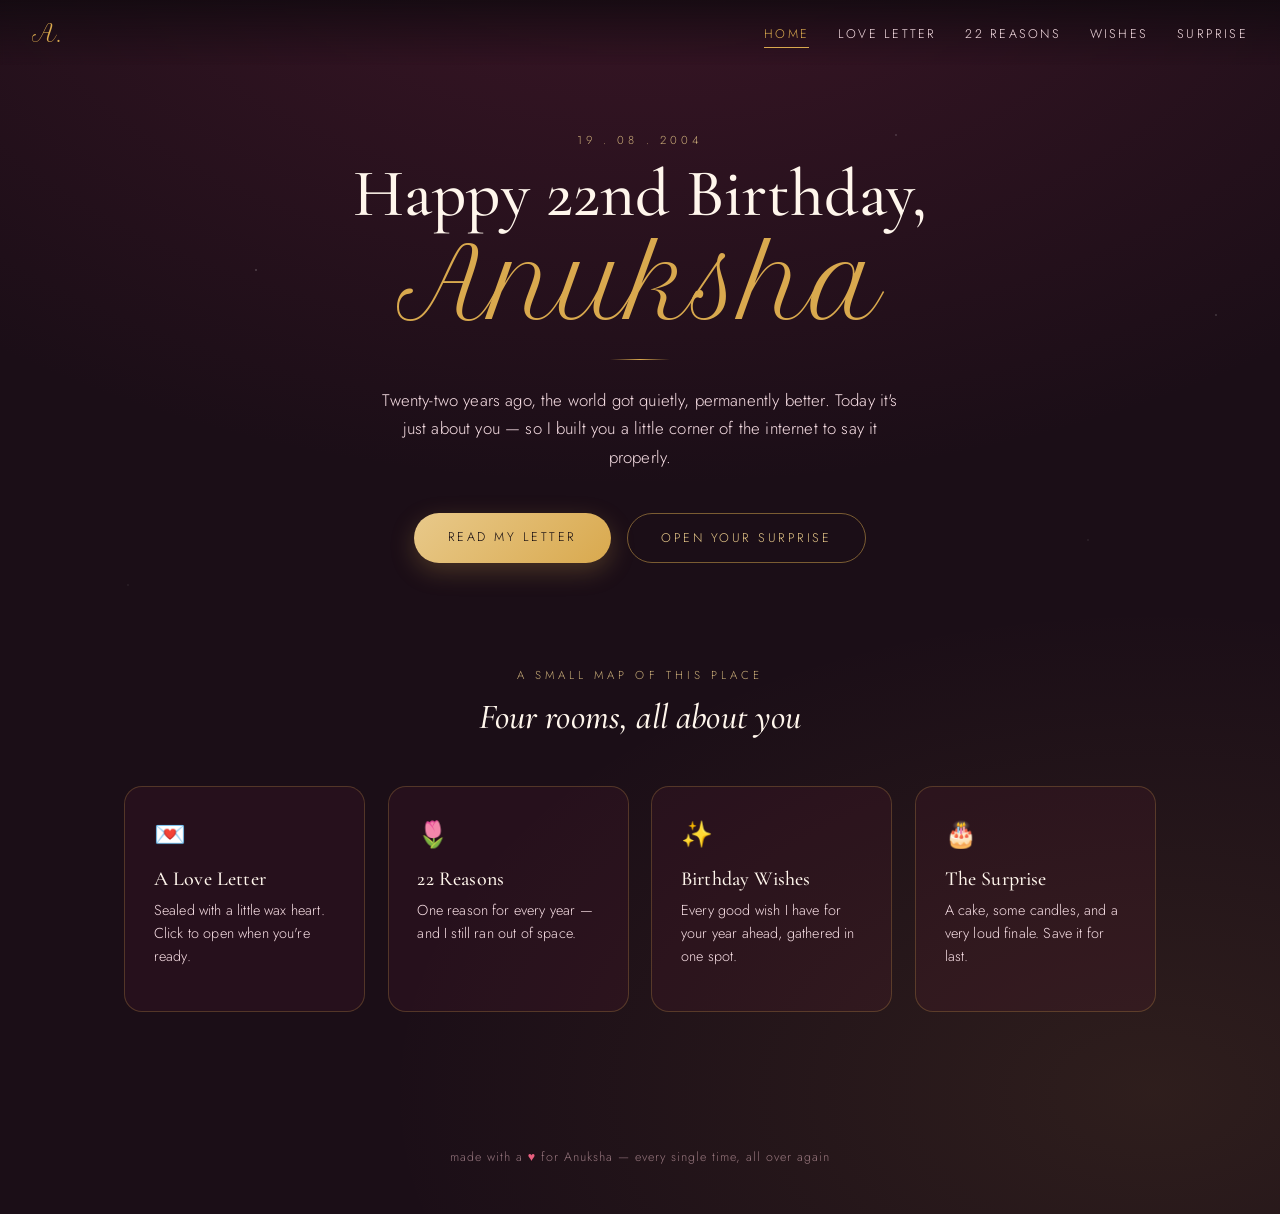
<file: index.html>
<!DOCTYPE html>
<html lang="en">
<head>
<meta charset="UTF-8">
<meta name="viewport" content="width=device-width, initial-scale=1.0">
<title>Happy Birthday, Anuksha</title>
<link rel="stylesheet" href="style.css">
</head>
<body>

<div id="hearts-layer"></div>

<nav class="site-nav">
  <span class="brand">A.</span>
  <ul class="nav-links">
    <li><a href="index.html">Home</a></li>
    <li><a href="letter.html">Love Letter</a></li>
    <li><a href="reasons.html">22 Reasons</a></li>
    <li><a href="wishes.html">Wishes</a></li>
    <li><a href="surprise.html">Surprise</a></li>
  </ul>
</nav>

<main>
  <section class="hero center">
    <p class="eyebrow">19 . 08 . 2004</p>
    <h1 style="font-size: clamp(2.4rem, 8vw, 4.2rem); line-height: 1.05; margin-top: 0.6rem;">
      Happy 22nd Birthday,<br>
      <span class="script" style="font-size: clamp(3.2rem, 12vw, 6rem); display: inline-block; margin-top: 0.4rem;">Anuksha</span>
    </h1>

    <div class="divider"></div>

    <p style="max-width: 520px; margin: 0 auto; font-size: 1.05rem; color: var(--blush-soft); line-height: 1.7;">
      Twenty-two years ago, the world got quietly, permanently better.
      Today it's just about you — so I built you a little corner of the
      internet to say it properly.
    </p>

    <div style="margin-top: 2.6rem; display: flex; gap: 1rem; justify-content: center; flex-wrap: wrap;">
      <a href="letter.html" class="btn">Read My Letter</a>
      <a href="surprise.html" class="btn btn-outline">Open Your Surprise</a>
    </div>
  </section>

  <section class="reveal" style="margin-top: 6.5rem; text-align: center;">
    <p class="eyebrow">a small map of this place</p>
    <h2 style="font-size: clamp(1.6rem, 4vw, 2.2rem); margin-top: 0.6rem; font-style: italic;">
      Four rooms, all about you
    </h2>

    <div class="site-grid" style="display: grid; grid-template-columns: repeat(auto-fit, minmax(220px, 1fr)); gap: 1.4rem; margin-top: 3rem; text-align: left;">

      <a href="letter.html" style="display:block; padding: 1.8rem; border: 1px solid rgba(217,169,78,0.25); border-radius: 18px; background: rgba(122,37,69,0.12); transition: transform .35s ease, border-color .35s ease;" class="card-link">
        <span style="font-size: 1.6rem;">💌</span>
        <h3 style="margin-top: 0.9rem; font-size: 1.25rem;">A Love Letter</h3>
        <p style="color: var(--blush-soft); font-size: 0.9rem; margin-top: 0.5rem; line-height: 1.6;">
          Sealed with a little wax heart. Click to open when you're ready.
        </p>
      </a>

      <a href="reasons.html" style="display:block; padding: 1.8rem; border: 1px solid rgba(217,169,78,0.25); border-radius: 18px; background: rgba(122,37,69,0.12);" class="card-link">
        <span style="font-size: 1.6rem;">🌷</span>
        <h3 style="margin-top: 0.9rem; font-size: 1.25rem;">22 Reasons</h3>
        <p style="color: var(--blush-soft); font-size: 0.9rem; margin-top: 0.5rem; line-height: 1.6;">
          One reason for every year — and I still ran out of space.
        </p>
      </a>

      <a href="wishes.html" style="display:block; padding: 1.8rem; border: 1px solid rgba(217,169,78,0.25); border-radius: 18px; background: rgba(122,37,69,0.12);" class="card-link">
        <span style="font-size: 1.6rem;">✨</span>
        <h3 style="margin-top: 0.9rem; font-size: 1.25rem;">Birthday Wishes</h3>
        <p style="color: var(--blush-soft); font-size: 0.9rem; margin-top: 0.5rem; line-height: 1.6;">
          Every good wish I have for your year ahead, gathered in one spot.
        </p>
      </a>

      <a href="surprise.html" style="display:block; padding: 1.8rem; border: 1px solid rgba(217,169,78,0.25); border-radius: 18px; background: rgba(122,37,69,0.12);" class="card-link">
        <span style="font-size: 1.6rem;">🎂</span>
        <h3 style="margin-top: 0.9rem; font-size: 1.25rem;">The Surprise</h3>
        <p style="color: var(--blush-soft); font-size: 0.9rem; margin-top: 0.5rem; line-height: 1.6;">
          A cake, some candles, and a very loud finale. Save it for last.
        </p>
      </a>

    </div>
  </section>
</main>

<footer class="site-footer">
  made with a <span class="heart">♥</span> for Anuksha — every single time, all over again
</footer>

<style>
  .card-link:hover { transform: translateY(-4px); border-color: rgba(217,169,78,0.6); }
</style>

<script src="script.js"></script>
</body>
</html>
</file>
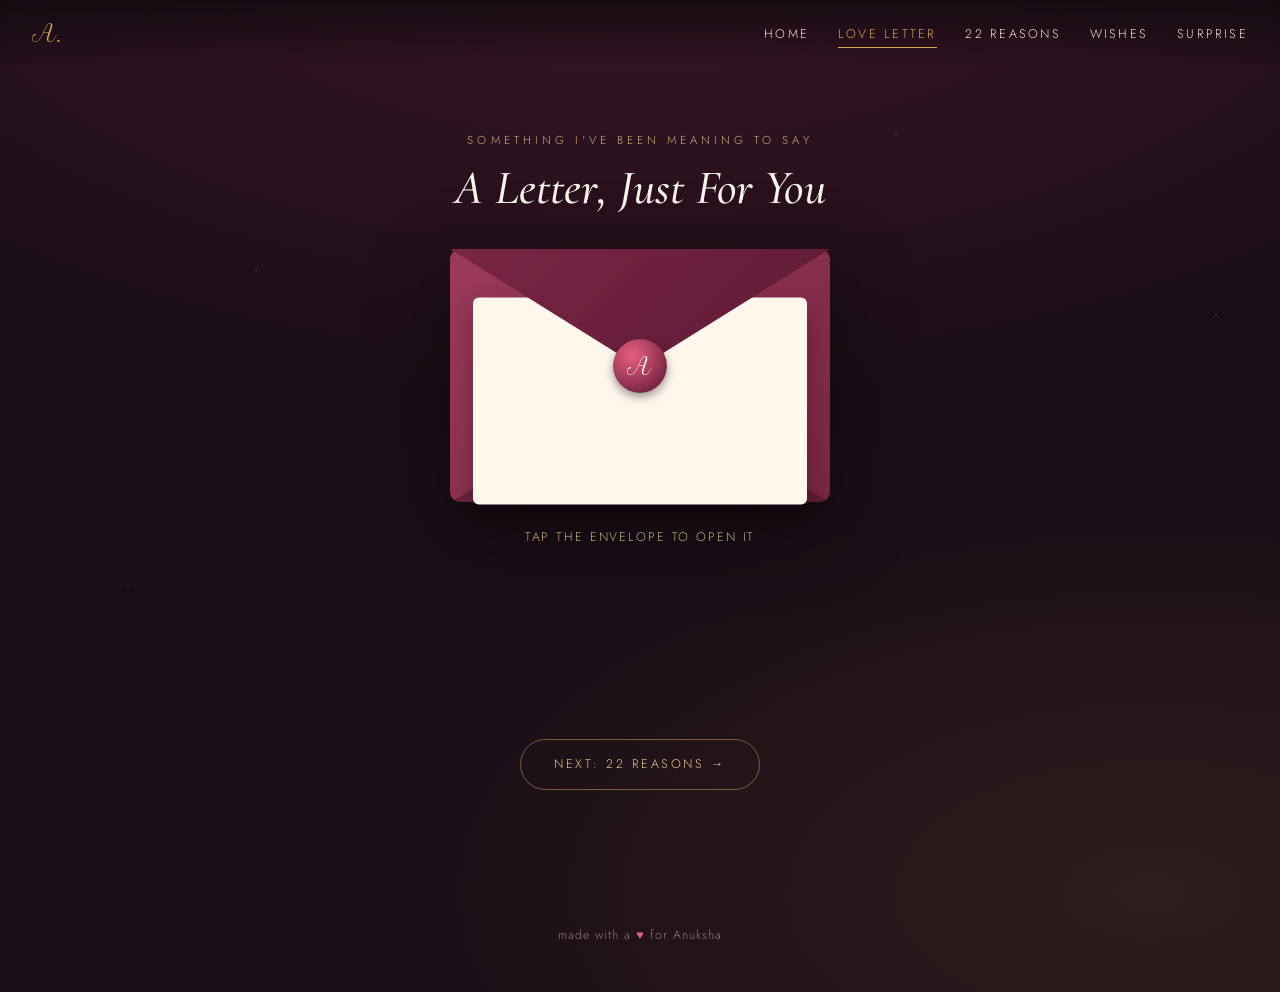
<file: letter.html>
<!DOCTYPE html>
<html lang="en">
<head>
<meta charset="UTF-8">
<meta name="viewport" content="width=device-width, initial-scale=1.0">
<title>A Letter For You — Anuksha</title>
<link rel="stylesheet" href="style.css">
<style>
  .envelope-wrap {
    display: flex;
    flex-direction: column;
    align-items: center;
    margin-top: 2rem;
  }

  .envelope {
    position: relative;
    width: min(90vw, 380px);
    aspect-ratio: 3 / 2;
    cursor: pointer;
    filter: drop-shadow(0 20px 40px rgba(0,0,0,0.45));
  }

  .envelope-body {
    position: absolute;
    inset: 0;
    background: linear-gradient(135deg, var(--rosewood-soft), var(--rosewood));
    border-radius: 10px;
    overflow: hidden;
  }

  .envelope-flap {
    position: absolute;
    top: 0; left: 0; right: 0;
    height: 55%;
    background: linear-gradient(135deg, var(--rosewood), #5c1a34);
    clip-path: polygon(0 0, 100% 0, 50% 85%);
    transform-origin: top center;
    transition: transform 0.8s cubic-bezier(.6,-0.2,.3,1.3);
    z-index: 3;
  }

  .envelope.open .envelope-flap {
    transform: rotateX(180deg);
  }

  .envelope-shadow-fold {
    position: absolute;
    bottom: 0; left: 0; right: 0; height: 55%;
    background: linear-gradient(to top, rgba(0,0,0,0.25), transparent);
    clip-path: polygon(0 100%, 50% 20%, 100% 100%);
    z-index: 1;
  }

  .seal {
    position: absolute;
    top: 46%; left: 50%;
    transform: translate(-50%, -50%);
    width: 54px; height: 54px;
    border-radius: 50%;
    background: radial-gradient(circle at 35% 30%, #e8607f, #7a2545 75%);
    display: flex; align-items: center; justify-content: center;
    font-family: var(--script);
    color: var(--cream);
    font-size: 1.5rem;
    z-index: 4;
    box-shadow: 0 4px 10px rgba(0,0,0,0.4);
    transition: opacity 0.4s ease, transform 0.4s ease;
  }

  .envelope.open .seal { opacity: 0; transform: translate(-50%,-50%) scale(0.4); }

  .letter-sheet {
    position: absolute;
    left: 6%;
    right: 6%;
    bottom: 4%;
    height: 82%;
    background: var(--cream);
    border-radius: 6px;
    transform: translateY(6%);
    transition: transform 0.9s cubic-bezier(.2,.8,.3,1) 0.15s;
    z-index: 2;
    box-shadow: 0 10px 24px rgba(0,0,0,0.3);
  }

  .envelope.open .letter-sheet { transform: translateY(-64%); }

  .hint {
    margin-top: 1.6rem;
    font-size: 0.78rem;
    letter-spacing: 0.15em;
    text-transform: uppercase;
    color: var(--gold-soft);
    opacity: 0.85;
    animation: pulse 2.4s ease-in-out infinite;
  }

  @keyframes pulse { 0%,100% { opacity: 0.5; } 50% { opacity: 1; } }

  .letter-full {
    max-width: 640px;
    margin: 3.5rem auto 0;
    background: var(--cream);
    color: var(--ink-deep);
    border-radius: 14px;
    padding: clamp(1.8rem, 5vw, 3.4rem);
    box-shadow: 0 24px 60px rgba(0,0,0,0.4);
    opacity: 0;
    max-height: 0;
    overflow: hidden;
    transition: opacity 0.8s ease, max-height 1.1s ease;
  }

  .letter-full.shown { opacity: 1; max-height: 2000px; margin-bottom: 2rem; }

  .letter-full p {
    font-family: var(--display);
    font-size: 1.18rem;
    line-height: 1.85;
    margin: 0 0 1.1rem;
  }

  .letter-full .sign {
    font-family: var(--script);
    font-size: 2rem;
    color: var(--rosewood);
    margin-top: 1rem;
  }
</style>
</head>
<body>

<div id="hearts-layer"></div>

<nav class="site-nav">
  <span class="brand">A.</span>
  <ul class="nav-links">
    <li><a href="index.html">Home</a></li>
    <li><a href="letter.html">Love Letter</a></li>
    <li><a href="reasons.html">22 Reasons</a></li>
    <li><a href="wishes.html">Wishes</a></li>
    <li><a href="surprise.html">Surprise</a></li>
  </ul>
</nav>

<main class="center">
  <p class="eyebrow">something I've been meaning to say</p>
  <h1 style="font-size: clamp(2rem, 6vw, 3rem); margin-top: 0.6rem; font-style: italic;">A Letter, Just For You</h1>

  <div class="envelope-wrap">
    <div class="envelope" id="envelope">
      <div class="envelope-shadow-fold"></div>
      <div class="letter-sheet"></div>
      <div class="envelope-body"></div>
      <div class="envelope-flap"></div>
      <div class="seal">A</div>
    </div>
    <p class="hint" id="hint">tap the envelope to open it</p>
  </div>

  <article class="letter-full" id="letterFull">
    <p>My Anuksha,</p>
    <p>
      If today is about celebrating you, then I want to start by celebrating
      the very ordinary things — the way you laugh before the joke is even
      finished, the way you remember details about people you met once, the
      way a room settles when you walk into it.
    </p>
    <p>
      Twenty-two years of you have made this world quietly, thoroughly
      better, and I feel unreasonably lucky to be one of the people who gets
      to watch it happen up close.
    </p>
    <p>
      You are patient with people who don't deserve it, kind in ways you
      never announce, and stronger than you give yourself credit for on the
      days that ask the most of you. I notice all of it, even when I don't
      say so.
    </p>
    <p>
      So here's to another year of your terrible puns, your very good taste,
      your late-night ambitions, and every plan we haven't made yet. I'll be
      right here for it — all of it.
    </p>
    <p>Happy birthday, my love.</p>
    <p class="sign">Always yours</p>
  </article>

  <div style="margin-top: 1rem;">
    <a href="reasons.html" class="btn btn-outline">Next: 22 Reasons →</a>
  </div>
</main>

<footer class="site-footer">
  made with a <span class="heart">♥</span> for Anuksha
</footer>

<script src="script.js"></script>
<script>
  const envelope = document.getElementById('envelope');
  const hint = document.getElementById('hint');
  const letterFull = document.getElementById('letterFull');

  envelope.addEventListener('click', () => {
    if (envelope.classList.contains('open')) return;
    envelope.classList.add('open');
    hint.textContent = 'opening…';
    setTimeout(() => {
      hint.style.display = 'none';
      letterFull.classList.add('shown');
      letterFull.scrollIntoView({ behavior: 'smooth', block: 'center' });
    }, 900);
  });
</script>
</body>
</html>
</file>
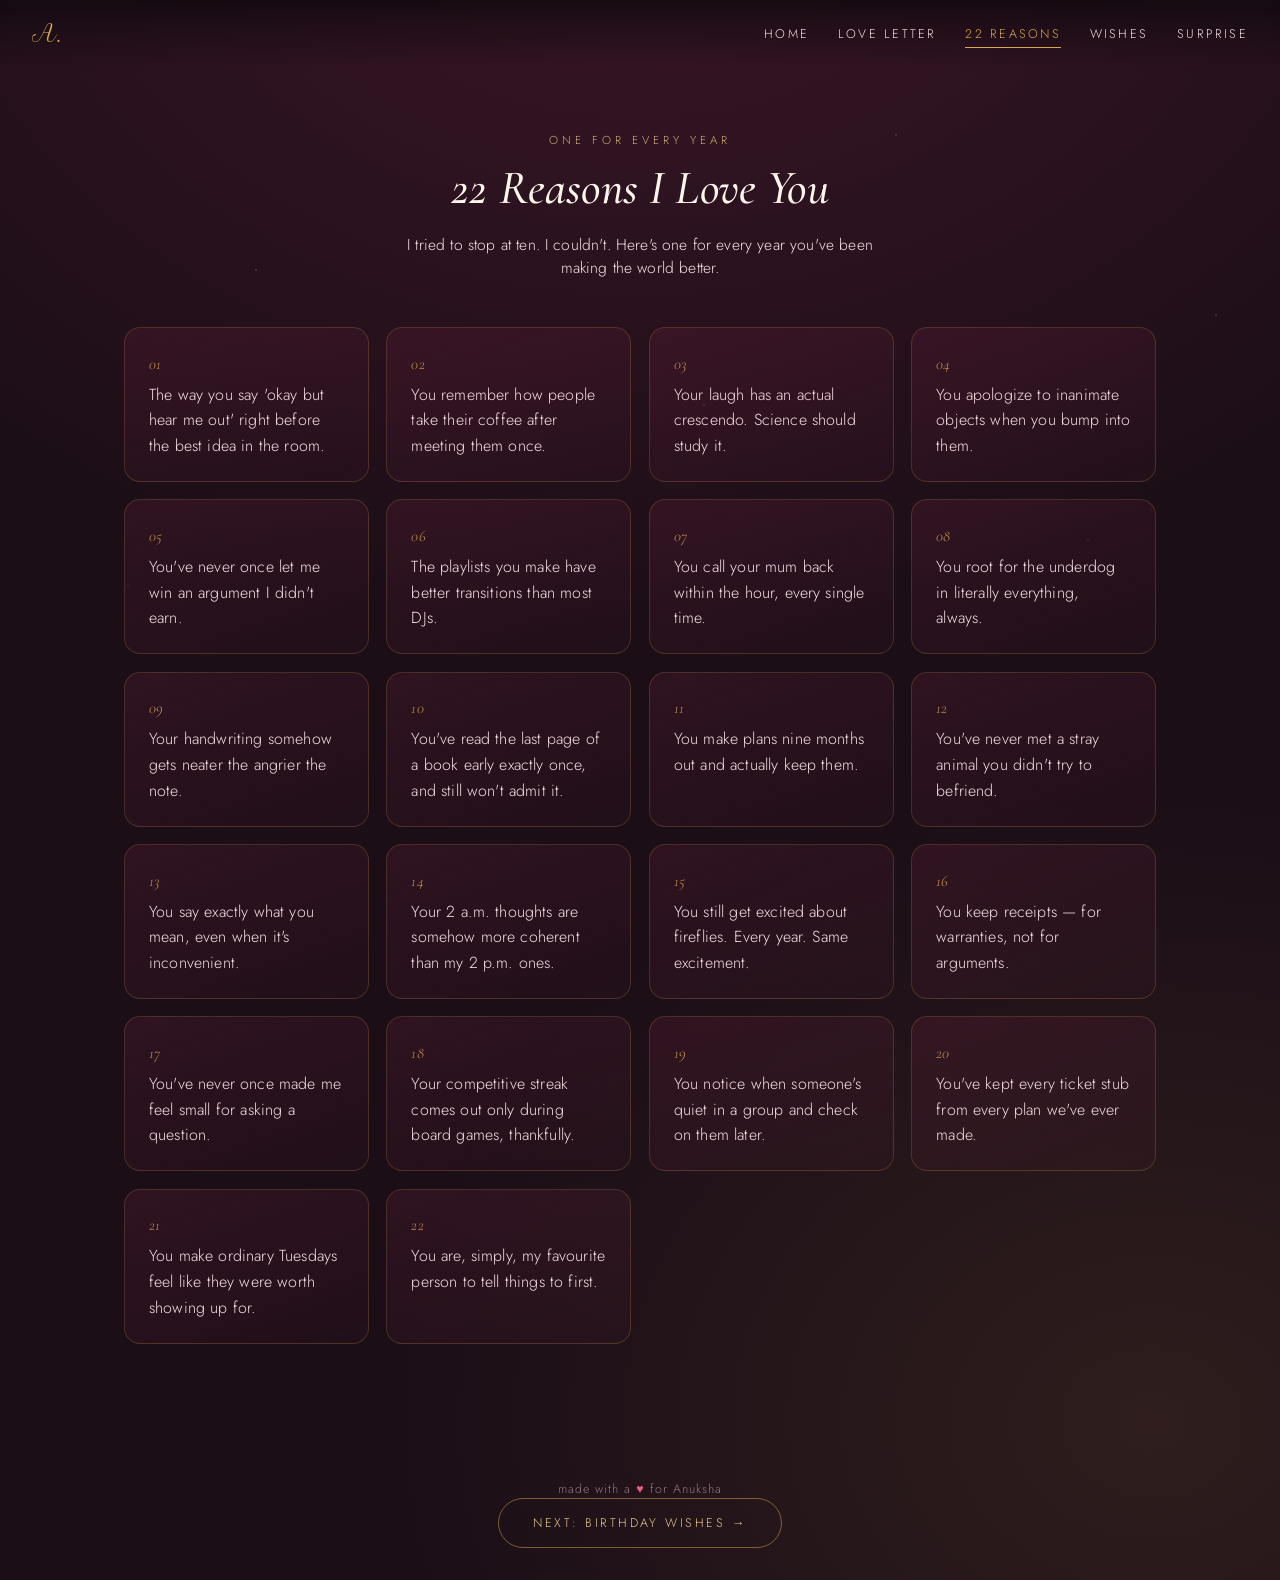
<file: reasons.html>
<!DOCTYPE html>
<html lang="en">
<head>
<meta charset="UTF-8">
<meta name="viewport" content="width=device-width, initial-scale=1.0">
<title>22 Reasons — Anuksha</title>
<link rel="stylesheet" href="style.css">
<style>
  .reasons-grid {
    display: grid;
    grid-template-columns: repeat(auto-fill, minmax(240px, 1fr));
    gap: 1.1rem;
    margin-top: 3rem;
  }

  .reason-card {
    position: relative;
    padding: 1.6rem 1.5rem 1.4rem;
    border-radius: 16px;
    background: linear-gradient(160deg, rgba(122,37,69,0.22), rgba(122,37,69,0.06));
    border: 1px solid rgba(217,169,78,0.2);
    transition: transform 0.4s ease, border-color 0.4s ease, background 0.4s ease;
  }

  .reason-card:hover {
    transform: translateY(-5px) scale(1.015);
    border-color: rgba(217,169,78,0.55);
    background: linear-gradient(160deg, rgba(122,37,69,0.32), rgba(122,37,69,0.1));
  }

  .reason-num {
    font-family: var(--display);
    font-style: italic;
    font-size: 1rem;
    color: var(--gold);
    opacity: 0.85;
  }

  .reason-text {
    margin-top: 0.5rem;
    font-size: 1rem;
    line-height: 1.6;
    color: var(--blush-soft);
  }
</style>
</head>
<body>

<div id="hearts-layer"></div>

<nav class="site-nav">
  <span class="brand">A.</span>
  <ul class="nav-links">
    <li><a href="index.html">Home</a></li>
    <li><a href="letter.html">Love Letter</a></li>
    <li><a href="reasons.html">22 Reasons</a></li>
    <li><a href="wishes.html">Wishes</a></li>
    <li><a href="surprise.html">Surprise</a></li>
  </ul>
</nav>

<main>
  <section class="center">
    <p class="eyebrow">one for every year</p>
    <h1 style="font-size: clamp(2rem, 6vw, 3rem); margin-top: 0.6rem; font-style: italic;">
      22 Reasons I Love You
    </h1>
    <p style="max-width: 480px; margin: 1rem auto 0; color: var(--blush-soft); font-size: 0.98rem;">
      I tried to stop at ten. I couldn't. Here's one for every year you've
      been making the world better.
    </p>
  </section>

  <div class="reasons-grid" id="reasonsGrid"></div>
</main>

<footer class="site-footer">
  made with a <span class="heart">♥</span> for Anuksha
</footer>

<script src="script.js"></script>
<script>
  const reasons = [
    "The way you say 'okay but hear me out' right before the best idea in the room.",
    "You remember how people take their coffee after meeting them once.",
    "Your laugh has an actual crescendo. Science should study it.",
    "You apologize to inanimate objects when you bump into them.",
    "You've never once let me win an argument I didn't earn.",
    "The playlists you make have better transitions than most DJs.",
    "You call your mum back within the hour, every single time.",
    "You root for the underdog in literally everything, always.",
    "Your handwriting somehow gets neater the angrier the note.",
    "You've read the last page of a book early exactly once, and still won't admit it.",
    "You make plans nine months out and actually keep them.",
    "You've never met a stray animal you didn't try to befriend.",
    "You say exactly what you mean, even when it's inconvenient.",
    "Your 2 a.m. thoughts are somehow more coherent than my 2 p.m. ones.",
    "You still get excited about fireflies. Every year. Same excitement.",
    "You keep receipts — for warranties, not for arguments.",
    "You've never once made me feel small for asking a question.",
    "Your competitive streak comes out only during board games, thankfully.",
    "You notice when someone's quiet in a group and check on them later.",
    "You've kept every ticket stub from every plan we've ever made.",
    "You make ordinary Tuesdays feel like they were worth showing up for.",
    "You are, simply, my favourite person to tell things to first.",
  ];

  const grid = document.getElementById('reasonsGrid');
  reasons.forEach((text, i) => {
    const card = document.createElement('div');
    card.className = 'reason-card reveal';
    card.innerHTML = `<div class="reason-num">${String(i + 1).padStart(2, '0')}</div>
                       <div class="reason-text">${text}</div>`;
    grid.appendChild(card);
  });

  // re-run reveal observer for dynamically added cards
  const io = new IntersectionObserver((entries) => {
    entries.forEach((e) => {
      if (e.isIntersecting) { e.target.classList.add('is-visible'); io.unobserve(e.target); }
    });
  }, { threshold: 0.1 });
  document.querySelectorAll('.reason-card').forEach((c) => io.observe(c));
</script>

<div class="center" style="position: relative; z-index: 2; margin-top: -3rem; padding-bottom: 2rem;">
  <a href="wishes.html" class="btn btn-outline">Next: Birthday Wishes →</a>
</div>

</body>
</html>
</file>
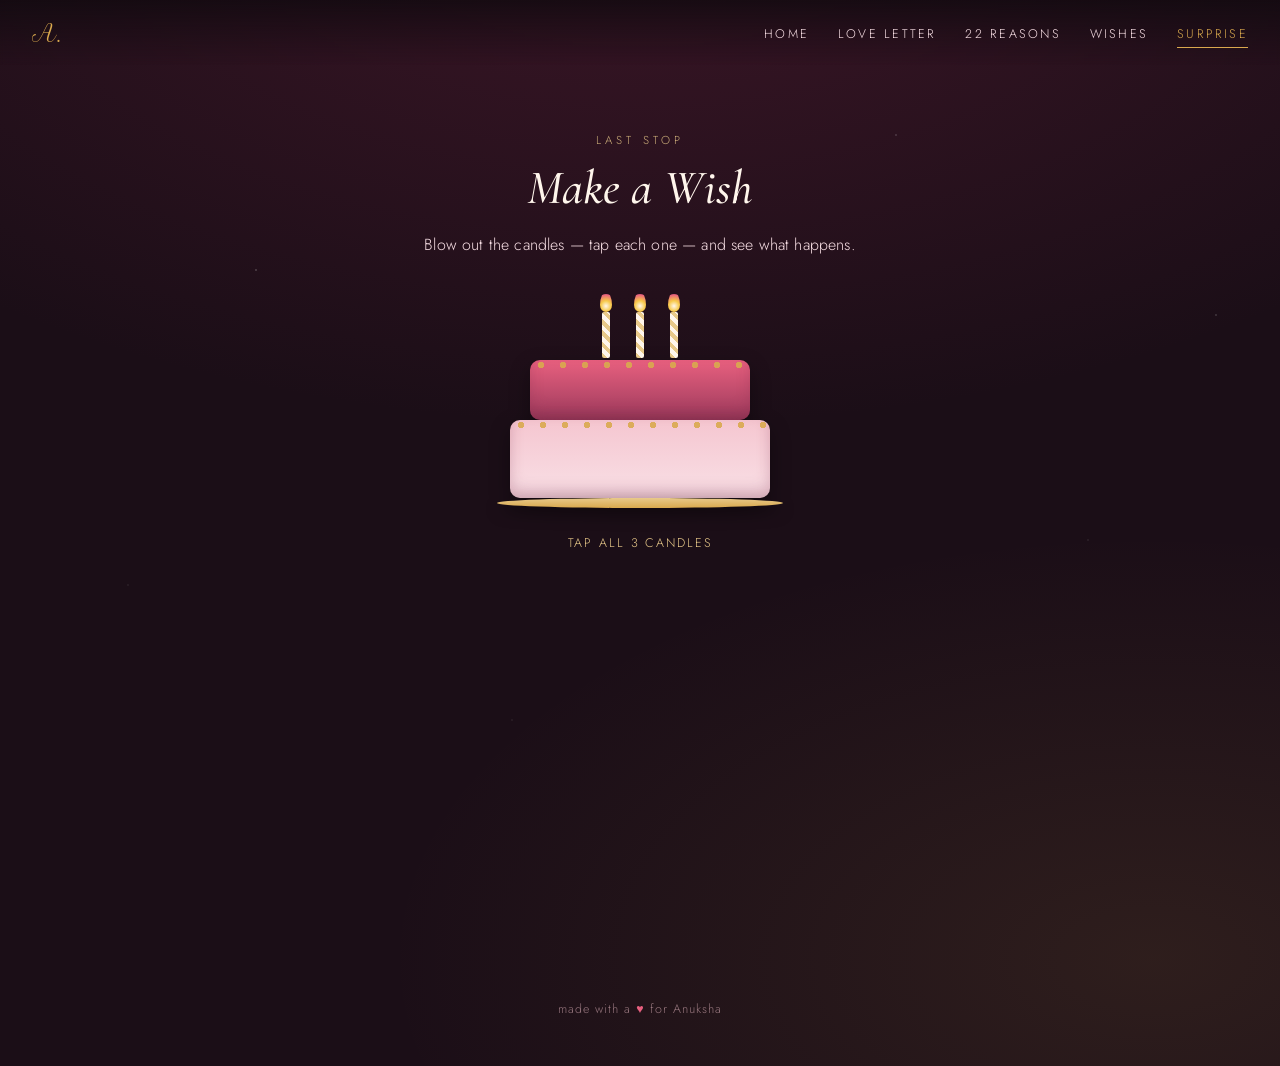
<file: surprise.html>
<!DOCTYPE html>
<html lang="en">
<head>
<meta charset="UTF-8">
<meta name="viewport" content="width=device-width, initial-scale=1.0">
<title>Your Surprise — Anuksha</title>
<link rel="stylesheet" href="style.css">
<style>
  .stage {
    display: flex;
    flex-direction: column;
    align-items: center;
    padding-top: 1rem;
  }

  .cake {
    position: relative;
    width: min(80vw, 260px);
    margin-top: 2.5rem;
  }

  .candles {
    display: flex;
    justify-content: center;
    gap: 26px;
    margin-bottom: -4px;
  }

  .candle {
    position: relative;
    width: 8px;
    height: 46px;
    background: repeating-linear-gradient(45deg, var(--gold-soft), var(--gold-soft) 4px, var(--cream) 4px, var(--cream) 8px);
    border-radius: 2px;
    cursor: pointer;
  }

  .flame {
    position: absolute;
    top: -20px; left: 50%;
    width: 12px; height: 20px;
    transform: translateX(-50%);
    background: radial-gradient(circle at 50% 70%, #fff6ec 0%, #f7c948 35%, #e8607f 75%, transparent 80%);
    border-radius: 50% 50% 50% 50% / 65% 65% 35% 35%;
    animation: flicker 0.4s ease-in-out infinite alternate;
    transform-origin: bottom center;
  }

  @keyframes flicker {
    0%   { transform: translateX(-50%) scale(1) rotate(-2deg); }
    100% { transform: translateX(-50%) scale(1.12) rotate(3deg); }
  }

  .candle.out .flame { opacity: 0; }
  .candle.out::after {
    content: '';
    position: absolute;
    top: -22px; left: 50%;
    transform: translateX(-50%);
    width: 3px; height: 10px;
    background: rgba(200,200,200,0.5);
    border-radius: 2px;
    filter: blur(1px);
  }

  .tier {
    border-radius: 10px;
    background: linear-gradient(180deg, var(--blush), var(--blush-soft));
    box-shadow: inset 0 -8px 14px rgba(122,37,69,0.25), 0 8px 20px rgba(0,0,0,0.35);
  }
  .tier-top { height: 60px; margin: 0 20px; background: linear-gradient(180deg, var(--rose-bright), var(--rosewood-soft)); }
  .tier-bottom { height: 78px; margin-top: -6px; }

  .tier-top::before, .tier-bottom::before {
    content: '';
    display: block;
    height: 10px;
    margin-top: 6px;
    background-image: radial-gradient(circle, var(--gold) 3px, transparent 3.5px);
    background-size: 22px 10px;
    background-repeat: repeat-x;
    opacity: 0.9;
  }

  .plate {
    height: 10px;
    width: 110%;
    margin-left: -5%;
    border-radius: 50%;
    background: linear-gradient(180deg, var(--gold-soft), var(--gold));
    box-shadow: 0 6px 16px rgba(0,0,0,0.4);
  }

  .cake-hint {
    margin-top: 1.6rem;
    font-size: 0.78rem;
    letter-spacing: 0.15em;
    text-transform: uppercase;
    color: var(--gold-soft);
  }

  .finale {
    margin-top: 2.5rem;
    text-align: center;
    opacity: 0;
    transform: translateY(14px);
    transition: opacity 1s ease, transform 1s ease;
  }
  .finale.shown { opacity: 1; transform: translateY(0); }

  .finale h2 {
    font-size: clamp(1.8rem, 6vw, 2.8rem);
    font-style: italic;
  }

  /* balloons */
  #balloon-layer {
    position: fixed;
    inset: 0;
    pointer-events: none;
    overflow: hidden;
    z-index: 998;
  }
  .balloon {
    position: absolute;
    bottom: -20%;
    width: 46px; height: 58px;
    border-radius: 50% 50% 50% 50% / 60% 60% 40% 40%;
    animation: rise linear forwards;
  }
  .balloon::after {
    content: '';
    position: absolute;
    left: 50%; bottom: -34px;
    width: 1px; height: 34px;
    background: rgba(255,255,255,0.35);
  }
  @keyframes rise {
    to { transform: translateY(-135vh) rotate(8deg); }
  }
</style>
</head>
<body>

<div id="hearts-layer"></div>
<div id="balloon-layer"></div>

<nav class="site-nav">
  <span class="brand">A.</span>
  <ul class="nav-links">
    <li><a href="index.html">Home</a></li>
    <li><a href="letter.html">Love Letter</a></li>
    <li><a href="reasons.html">22 Reasons</a></li>
    <li><a href="wishes.html">Wishes</a></li>
    <li><a href="surprise.html">Surprise</a></li>
  </ul>
</nav>

<main class="center">
  <p class="eyebrow">last stop</p>
  <h1 style="font-size: clamp(2rem, 6vw, 3rem); margin-top: 0.6rem; font-style: italic;">Make a Wish</h1>
  <p style="max-width: 460px; margin: 1rem auto 0; color: var(--blush-soft);">
    Blow out the candles — tap each one — and see what happens.
  </p>

  <div class="stage">
    <div class="cake">
      <div class="candles" id="candles">
        <div class="candle"><div class="flame"></div></div>
        <div class="candle"><div class="flame"></div></div>
        <div class="candle"><div class="flame"></div></div>
      </div>
      <div class="tier tier-top"></div>
      <div class="tier tier-bottom"></div>
      <div class="plate"></div>
    </div>
    <p class="cake-hint" id="cakeHint">tap all 3 candles</p>
  </div>

  <div class="finale" id="finale">
    <h2>Happy Birthday, Anuksha 🎉</h2>
    <div class="divider"></div>
    <p style="max-width: 480px; margin: 0 auto; color: var(--blush-soft); font-size: 1.05rem; line-height: 1.7;">
      Whatever you wished for — I hope it finds you exactly on time.
      And if it doesn't, I'm still here, working on it with you.
    </p>
    <p class="script" style="font-size: 2.2rem; margin-top: 1.6rem;">I love you, always.</p>
  </div>
</main>

<footer class="site-footer">
  made with a <span class="heart">♥</span> for Anuksha
</footer>

<script src="script.js"></script>
<script>
  const candles = document.querySelectorAll('.candle');
  const hint = document.getElementById('cakeHint');
  const finale = document.getElementById('finale');
  let outCount = 0;

  candles.forEach((c) => {
    c.addEventListener('click', () => {
      if (c.classList.contains('out')) return;
      c.classList.add('out');
      outCount++;
      hint.textContent = outCount < 3 ? `${3 - outCount} more to go…` : 'make a wish…';

      if (outCount === 3) {
        setTimeout(() => {
          finale.classList.add('shown');
          burstConfetti(50, 30, 90);
          launchBalloons();
          finale.scrollIntoView({ behavior: 'smooth', block: 'center' });
        }, 500);
      }
    });
  });

  function launchBalloons() {
    const layer = document.getElementById('balloon-layer');
    const colors = ['#e8607f', '#d9a94e', '#f5c6d0', '#9c3a5c'];
    for (let i = 0; i < 14; i++) {
      const b = document.createElement('div');
      b.className = 'balloon';
      b.style.left = (Math.random() * 90) + 'vw';
      b.style.background = `radial-gradient(circle at 35% 30%, #fff6ec, ${colors[i % colors.length]})`;
      b.style.animationDuration = (6 + Math.random() * 4) + 's';
      b.style.animationDelay = (Math.random() * 1.5) + 's';
      layer.appendChild(b);
      setTimeout(() => b.remove(), 12000);
    }
  }
</script>
</body>
</html>
</file>
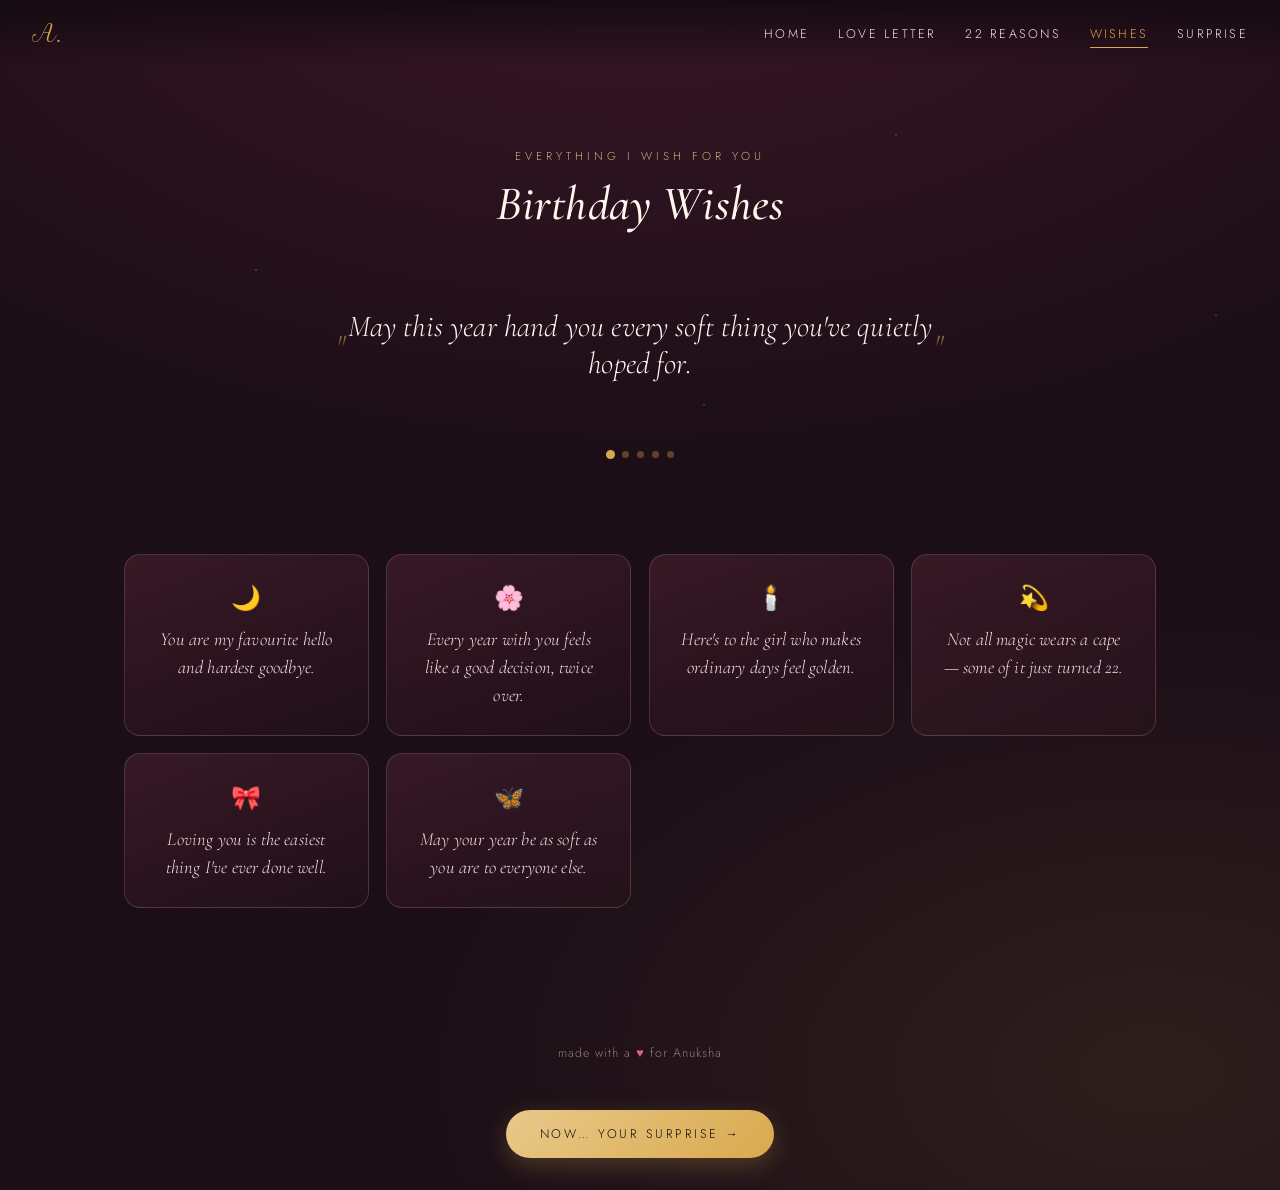
<file: wishes.html>
<!DOCTYPE html>
<html lang="en">
<head>
<meta charset="UTF-8">
<meta name="viewport" content="width=device-width, initial-scale=1.0">
<title>Birthday Wishes — Anuksha</title>
<link rel="stylesheet" href="style.css">
<style>
  .wish-hero {
    text-align: center;
    padding: 1rem 0 2rem;
  }

  .wish-carousel {
    position: relative;
    max-width: 640px;
    margin: 2rem auto 0;
    min-height: 160px;
    display: flex;
    align-items: center;
    justify-content: center;
  }

  .wish-slide {
    position: absolute;
    inset: 0;
    display: flex;
    align-items: center;
    justify-content: center;
    text-align: center;
    font-family: var(--display);
    font-style: italic;
    font-size: clamp(1.3rem, 4vw, 1.9rem);
    color: var(--cream);
    opacity: 0;
    transform: scale(0.96);
    transition: opacity 0.8s ease, transform 0.8s ease;
    padding: 0 1rem;
  }

  .wish-slide.active { opacity: 1; transform: scale(1); }
  .wish-slide::before,
  .wish-slide::after { content: '"'; color: var(--gold); opacity: 0.6; }

  .wish-dots {
    display: flex;
    justify-content: center;
    gap: 0.5rem;
    margin-top: 1.6rem;
  }
  .wish-dot {
    width: 7px; height: 7px; border-radius: 50%;
    background: rgba(217,169,78,0.35);
    transition: background 0.3s ease, transform 0.3s ease;
  }
  .wish-dot.active { background: var(--gold); transform: scale(1.3); }

  .slogan-grid {
    display: grid;
    grid-template-columns: repeat(auto-fill, minmax(230px, 1fr));
    gap: 1.1rem;
    margin-top: 4rem;
  }

  .slogan-card {
    padding: 1.6rem;
    border-radius: 16px;
    text-align: center;
    background: linear-gradient(160deg, rgba(232,96,127,0.14), rgba(122,37,69,0.05));
    border: 1px solid rgba(245,198,208,0.18);
    transition: transform 0.35s ease;
  }
  .slogan-card:hover { transform: translateY(-4px) rotate(-0.5deg); }
  .slogan-card .icon { font-size: 1.5rem; }
  .slogan-card p {
    font-family: var(--display);
    font-size: 1.15rem;
    font-style: italic;
    margin: 0.7rem 0 0;
    color: var(--blush-soft);
    line-height: 1.5;
  }
</style>
</head>
<body>

<div id="hearts-layer"></div>

<nav class="site-nav">
  <span class="brand">A.</span>
  <ul class="nav-links">
    <li><a href="index.html">Home</a></li>
    <li><a href="letter.html">Love Letter</a></li>
    <li><a href="reasons.html">22 Reasons</a></li>
    <li><a href="wishes.html">Wishes</a></li>
    <li><a href="surprise.html">Surprise</a></li>
  </ul>
</nav>

<main>
  <section class="wish-hero">
    <p class="eyebrow">everything I wish for you</p>
    <h1 style="font-size: clamp(2rem, 6vw, 3rem); margin-top: 0.6rem; font-style: italic;">
      Birthday Wishes
    </h1>

    <div class="wish-carousel" id="carousel"></div>
    <div class="wish-dots" id="dots"></div>
  </section>

  <section>
    <div class="slogan-grid" id="sloganGrid"></div>
  </section>
</main>

<footer class="site-footer">
  made with a <span class="heart">♥</span> for Anuksha
</footer>

<script src="script.js"></script>
<script>
  const wishes = [
    "May this year hand you every soft thing you've quietly hoped for.",
    "May you keep choosing yourself as fiercely as you choose everyone else.",
    "May your ambitions grow bigger than your doubts, every single time.",
    "May the people who love you keep showing up exactly like you deserve.",
    "May 22 be the year your patience finally gets its reward.",
  ];

  const carousel = document.getElementById('carousel');
  const dots = document.getElementById('dots');

  wishes.forEach((text, i) => {
    const slide = document.createElement('div');
    slide.className = 'wish-slide' + (i === 0 ? ' active' : '');
    slide.textContent = text;
    carousel.appendChild(slide);

    const dot = document.createElement('div');
    dot.className = 'wish-dot' + (i === 0 ? ' active' : '');
    dots.appendChild(dot);
  });

  let idx = 0;
  const slides = document.querySelectorAll('.wish-slide');
  const dotEls = document.querySelectorAll('.wish-dot');

  setInterval(() => {
    slides[idx].classList.remove('active');
    dotEls[idx].classList.remove('active');
    idx = (idx + 1) % slides.length;
    slides[idx].classList.add('active');
    dotEls[idx].classList.add('active');
  }, 3800);

  const slogans = [
    { icon: '🌙', text: "You are my favourite hello and hardest goodbye." },
    { icon: '🌸', text: "Every year with you feels like a good decision, twice over." },
    { icon: '🕯️', text: "Here's to the girl who makes ordinary days feel golden." },
    { icon: '💫', text: "Not all magic wears a cape — some of it just turned 22." },
    { icon: '🎀', text: "Loving you is the easiest thing I've ever done well." },
    { icon: '🦋', text: "May your year be as soft as you are to everyone else." },
  ];

  const grid = document.getElementById('sloganGrid');
  slogans.forEach((s) => {
    const card = document.createElement('div');
    card.className = 'slogan-card reveal';
    card.innerHTML = `<span class="icon">${s.icon}</span><p>${s.text}</p>`;
    grid.appendChild(card);
  });

  const io = new IntersectionObserver((entries) => {
    entries.forEach((e) => {
      if (e.isIntersecting) { e.target.classList.add('is-visible'); io.unobserve(e.target); }
    });
  }, { threshold: 0.1 });
  document.querySelectorAll('.slogan-card').forEach((c) => io.observe(c));
</script>

<div class="center" style="position: relative; z-index: 2; padding-bottom: 2rem;">
  <a href="surprise.html" class="btn">Now… Your Surprise →</a>
</div>

</body>
</html>
</file>
<file: style.css>
/* ============================================================
   Anuksha's Birthday — shared styles
   Palette: midnight aubergine + rosewood + champagne gold + blush
   Type: Cormorant Garamond (display) / Jost (body) / Petit Formal Script (signature)
   ============================================================ */

@import url('https://fonts.googleapis.com/css2?family=Cormorant+Garamond:ital,wght@0,400;0,500;0,600;1,500;1,600&family=Jost:wght@300;400;500;600&family=Petit+Formal+Script&display=swap');

:root {
  --ink: #1b0e17;
  --ink-deep: #120a10;
  --rosewood: #7a2545;
  --rosewood-soft: #9c3a5c;
  --blush: #f5c6d0;
  --blush-soft: #f9e0e6;
  --gold: #d9a94e;
  --gold-soft: #e8c98a;
  --cream: #fff6ec;
  --rose-bright: #e8607f;

  --display: 'Cormorant Garamond', serif;
  --body: 'Jost', sans-serif;
  --script: 'Petit Formal Script', cursive;

  --max-w: 1080px;
}

* { box-sizing: border-box; }

html { scroll-behavior: smooth; }

body {
  margin: 0;
  min-height: 100vh;
  background:
    radial-gradient(ellipse 80% 50% at 50% -10%, rgba(122,37,69,0.35), transparent),
    radial-gradient(ellipse 60% 40% at 90% 90%, rgba(217,169,78,0.10), transparent),
    var(--ink);
  color: var(--cream);
  font-family: var(--body);
  font-weight: 300;
  letter-spacing: 0.01em;
  overflow-x: hidden;
  position: relative;
}

/* subtle starfield */
body::before {
  content: "";
  position: fixed;
  inset: 0;
  pointer-events: none;
  z-index: 0;
  background-image:
    radial-gradient(1.5px 1.5px at 20% 30%, rgba(255,255,255,0.5), transparent),
    radial-gradient(1.5px 1.5px at 70% 15%, rgba(255,255,255,0.4), transparent),
    radial-gradient(1px 1px at 85% 60%, rgba(255,255,255,0.35), transparent),
    radial-gradient(1px 1px at 40% 80%, rgba(255,255,255,0.3), transparent),
    radial-gradient(1.5px 1.5px at 55% 45%, rgba(255,255,255,0.4), transparent),
    radial-gradient(1px 1px at 10% 65%, rgba(255,255,255,0.3), transparent),
    radial-gradient(1.5px 1.5px at 95% 35%, rgba(255,255,255,0.4), transparent);
  background-repeat: no-repeat;
  opacity: 0.6;
}

a { color: inherit; text-decoration: none; }

h1, h2, h3 { font-family: var(--display); font-weight: 500; margin: 0; }

.eyebrow {
  font-family: var(--body);
  font-size: 0.72rem;
  letter-spacing: 0.35em;
  text-transform: uppercase;
  color: var(--gold-soft);
  opacity: 0.85;
}

.script {
  font-family: var(--script);
  color: var(--gold);
  line-height: 1;
}

/* ---------- floating hearts layer ---------- */
#hearts-layer {
  position: fixed;
  inset: 0;
  pointer-events: none;
  overflow: hidden;
  z-index: 1;
}

.floating-heart {
  position: absolute;
  bottom: -10%;
  font-size: 1.2rem;
  color: var(--rose-bright);
  opacity: 0.55;
  animation-name: drift-up;
  animation-timing-function: linear;
  animation-iteration-count: infinite;
  will-change: transform, opacity;
  filter: drop-shadow(0 0 6px rgba(232,96,127,0.35));
}

@keyframes drift-up {
  0%   { transform: translateY(0) translateX(0) rotate(0deg); opacity: 0; }
  10%  { opacity: 0.6; }
  90%  { opacity: 0.5; }
  100% { transform: translateY(-115vh) translateX(var(--drift, 30px)) rotate(25deg); opacity: 0; }
}

/* ---------- nav ---------- */
.site-nav {
  position: fixed;
  top: 0; left: 0; right: 0;
  z-index: 50;
  display: flex;
  align-items: center;
  justify-content: space-between;
  padding: 1.1rem 2rem;
  background: linear-gradient(to bottom, rgba(18,10,16,0.85), transparent);
  backdrop-filter: blur(2px);
}

.brand {
  font-family: var(--script);
  font-size: 1.5rem;
  color: var(--gold);
}

.nav-links {
  display: flex;
  gap: 1.8rem;
  list-style: none;
  margin: 0;
  padding: 0;
}

.nav-links a {
  font-size: 0.78rem;
  letter-spacing: 0.18em;
  text-transform: uppercase;
  color: var(--blush-soft);
  padding-bottom: 4px;
  border-bottom: 1px solid transparent;
  transition: color 0.3s ease, border-color 0.3s ease;
}

.nav-links a:hover,
.nav-links a.active {
  color: var(--gold);
  border-color: var(--gold);
}

/* mobile bottom nav */
@media (max-width: 720px) {
  .site-nav {
    top: auto;
    bottom: 0;
    padding: 0.7rem 0.5rem;
    background: linear-gradient(to top, rgba(18,10,16,0.95), rgba(18,10,16,0.75));
    justify-content: center;
  }
  .brand { display: none; }
  .nav-links {
    width: 100%;
    justify-content: space-around;
    gap: 0.4rem;
  }
  .nav-links a {
    font-size: 0.62rem;
    letter-spacing: 0.06em;
    text-align: center;
  }
}

/* ---------- layout helpers ---------- */
main {
  position: relative;
  z-index: 2;
  max-width: var(--max-w);
  margin: 0 auto;
  padding: 7.5rem 1.5rem 6rem;
}

@media (max-width: 720px) {
  main { padding: 6rem 1.1rem 6.5rem; }
}

.center { text-align: center; }

.divider {
  width: 60px;
  height: 1px;
  margin: 1.6rem auto;
  background: linear-gradient(to right, transparent, var(--gold), transparent);
}

.btn {
  display: inline-block;
  font-family: var(--body);
  font-size: 0.78rem;
  letter-spacing: 0.2em;
  text-transform: uppercase;
  color: var(--ink-deep);
  background: linear-gradient(135deg, var(--gold-soft), var(--gold));
  padding: 0.95rem 2.1rem;
  border-radius: 999px;
  border: none;
  cursor: pointer;
  box-shadow: 0 8px 24px rgba(217,169,78,0.25);
  transition: transform 0.35s ease, box-shadow 0.35s ease;
}
.btn:hover { transform: translateY(-3px); box-shadow: 0 12px 30px rgba(217,169,78,0.4); }

.btn-outline {
  background: transparent;
  color: var(--gold-soft);
  border: 1px solid rgba(217,169,78,0.5);
  box-shadow: none;
}
.btn-outline:hover { background: rgba(217,169,78,0.08); }

/* ---------- fade in on scroll ---------- */
.reveal {
  opacity: 0;
  transform: translateY(24px);
  transition: opacity 0.9s ease, transform 0.9s ease;
}
.reveal.is-visible { opacity: 1; transform: translateY(0); }

/* ---------- footer ---------- */
.site-footer {
  position: relative;
  z-index: 2;
  text-align: center;
  padding: 2.5rem 1rem 8rem;
  font-size: 0.78rem;
  color: rgba(245,198,208,0.55);
  letter-spacing: 0.08em;
}
.site-footer .heart { color: var(--rose-bright); }

@media (min-width: 721px) {
  .site-footer { padding-bottom: 3rem; }
}
</file>
